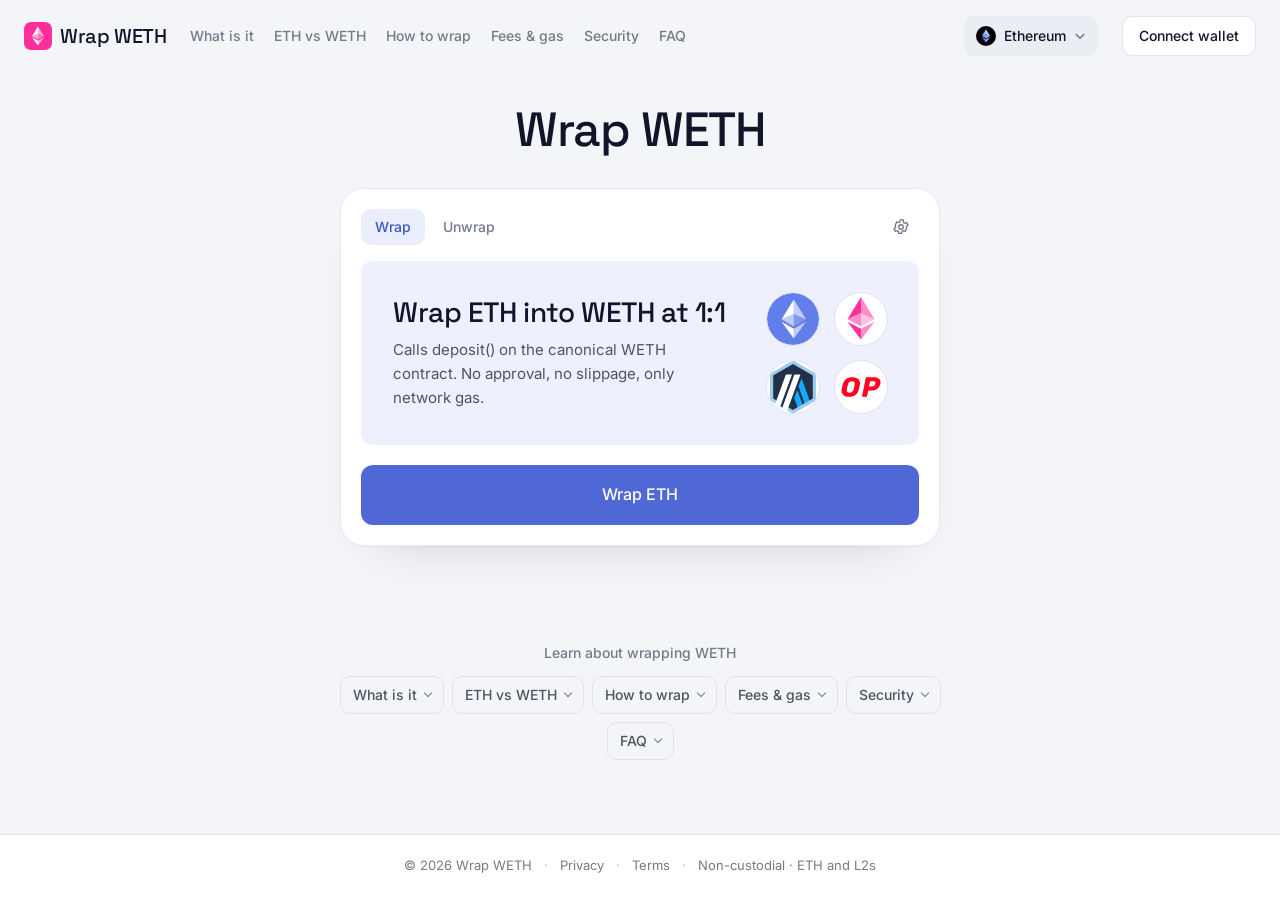
<file: index.html>
<!doctype html>
<html lang="en"><head>
<meta charset="utf-8"><meta name="viewport" content="width=device-width,initial-scale=1">
<title>Wrap WETH — Convert ETH to WETH 1:1, gas only</title>
<meta name="description" content="Wrap WETH: convert native ETH into WETH 1:1 by calling deposit() on the canonical contract. Non-custodial, no approval or slippage. Works on Ethereum and L2s.">
<meta name="robots" content="index,follow">
<meta name="theme-color" content="#f4f5f9">
<link rel="canonical" href="https://wrap-weth.github.io/">
<meta property="og:type" content="website"><meta property="og:site_name" content="Wrap WETH"><meta property="og:title" content="Wrap WETH — Convert ETH to WETH 1:1, gas only"><meta property="og:description" content="Wrap WETH: convert native ETH into WETH 1:1 by calling deposit() on the canonical contract. Non-custodial, no approval or slippage. Works on Ethereum and L2s."><meta property="og:url" content="https://wrap-weth.github.io/"><meta property="og:image" content="https://wrap-weth.github.io/og-image.png">
<meta name="twitter:card" content="summary_large_image"><meta name="twitter:title" content="Wrap WETH — Convert ETH to WETH 1:1, gas only"><meta name="twitter:description" content="Wrap WETH: convert native ETH into WETH 1:1 by calling deposit() on the canonical contract. Non-custodial, no approval or slippage. Works on Ethereum and L2s."><meta name="twitter:image" content="https://wrap-weth.github.io/og-image.png">
<link rel="icon" type="image/svg+xml" href="icon.svg">
<link rel="apple-touch-icon" href="icon.svg">
<link rel="manifest" href="manifest.webmanifest">
<script type="application/ld+json">
{"@context":"https://schema.org","@graph":[{"@type":"Organization","@id":"https://wrap-weth.github.io/#organization","name":"Wrap WETH","url":"https://wrap-weth.github.io/","description":"Wrap WETH: convert native ETH into WETH 1:1 by calling deposit() on the canonical contract. Non-custodial, no approval or slippage. Works on Ethereum and L2s.","logo":{"@type":"ImageObject","@id":"https://wrap-weth.github.io/#logo","url":"https://wrap-weth.github.io/icon.svg","caption":"Wrap WETH"}},{"@type":"WebSite","@id":"https://wrap-weth.github.io/#website","url":"https://wrap-weth.github.io/","publisher":{"@id":"https://wrap-weth.github.io/#organization"},"name":"Wrap WETH"},{"@type":"WebPage","@id":"https://wrap-weth.github.io/#webpage","url":"https://wrap-weth.github.io/","publisher":{"@id":"https://wrap-weth.github.io/#organization"},"name":"Wrap WETH — Convert ETH to WETH 1:1, gas only","isPartOf":{"@id":"https://wrap-weth.github.io/#website"},"mainEntity":{"@id":"https://wrap-weth.github.io/#app"},"breadcrumb":{"@id":"https://wrap-weth.github.io/#breadcrumb"}},{"@type":"BreadcrumbList","@id":"https://wrap-weth.github.io/#breadcrumb","itemListElement":[{"@type":"ListItem","position":1,"name":"Home","item":"https://wrap-weth.github.io/"},{"@type":"ListItem","position":2,"name":"Wrap WETH","item":"https://wrap-weth.github.io/"}]},{"@type":"WebApplication","@id":"https://wrap-weth.github.io/#app","url":"https://wrap-weth.github.io/","publisher":{"@id":"https://wrap-weth.github.io/#organization"},"name":"Wrap WETH","applicationCategory":"FinanceApplication","operatingSystem":"Web","description":"Wrap WETH: convert native ETH into WETH 1:1 by calling deposit() on the canonical contract. Non-custodial, no approval or slippage. Works on Ethereum and L2s.","isPartOf":{"@id":"https://wrap-weth.github.io/#website"}},{"@type":"FAQPage","@id":"https://wrap-weth.github.io/#faq","isPartOf":{"@id":"https://wrap-weth.github.io/#webpage"},"about":{"@id":"https://wrap-weth.github.io/#app"},"name":"Wrap WETH FAQ","mainEntity":[{"@type":"Question","name":"What does it mean to wrap WETH?","acceptedAnswer":{"@type":"Answer","text":"Wrapping sends native ETH to the WETH contract, which mints the same amount of WETH to your wallet. WETH is an ERC-20 token, so DEXs, lending markets and order protocols can use it."}},{"@type":"Question","name":"Is wrapping ETH into WETH always 1:1?","acceptedAnswer":{"@type":"Answer","text":"Yes. The contract mints exactly as much WETH as the ETH you deposit, and unwrapping returns ETH at the same rate. There is no market price involved, so no slippage or price impact."}},{"@type":"Question","name":"Do I need to approve anything before wrapping?","acceptedAnswer":{"@type":"Answer","text":"No. Wrapping calls deposit() with your ETH attached, so no token allowance is required. You pay only network gas for that one transaction."}},{"@type":"Question","name":"Which networks can I wrap on?","acceptedAnswer":{"@type":"Answer","text":"Ethereum, Arbitrum, Optimism and Base, each using its own canonical WETH contract. Make sure your wallet is on the right network before you sign, because WETH on one chain is a separate balance from WETH on another."}},{"@type":"Question","name":"Why keep some ETH unwrapped?","acceptedAnswer":{"@type":"Answer","text":"Gas is always paid in native ETH, never in WETH. Without a small ETH balance you cannot sign the wrap, a later approval or an unwrap."}},{"@type":"Question","name":"Can I turn WETH back into ETH?","acceptedAnswer":{"@type":"Answer","text":"Yes, at any time. Unwrapping burns your WETH and returns the same amount of ETH, minus the gas for that transaction."}}]}]}
</script>
<style>
@font-face{font-family:'Inter';src:url('assets/inter.woff2') format('woff2');font-weight:400 700;font-display:swap}
@font-face{font-family:'Space Grotesk';src:url('assets/space-grotesk.woff2') format('woff2');font-weight:500 700;font-display:swap}
:root{
 --bg:#f4f5f9;--card:#fff;--ink:#11152a;--muted:#737b88;--faint:#aeb4bf;
 --line:#e9ebf3;--line-2:#dfe2ec;--panel:#f6f7fb;--panel-2:#ebedf5;
 --accent:#4f68d6;--accent-hover:#4158c0;--accent-ink:#3f57c4;--accent-soft:#e9edfc;--accent-on:#ffffff;--promo:#eef1fd;--text-2:#4b5563;
 --shadow:0 1px 2px rgba(13,17,28,.04),0 24px 56px -40px rgba(13,17,28,.24);--pico-bg:#fff;--pico-ring:rgba(13,17,28,.06);
 --ease:cubic-bezier(.2,.7,.2,1);
 --head:"Space Grotesk","Arial",sans-serif;--body:"Inter","Arial",sans-serif;color-scheme:light}
*{box-sizing:border-box}
html{scroll-behavior:smooth}
body{margin:0;min-height:100vh;display:flex;flex-direction:column;color:var(--ink);font:15px/1.6 var(--body);-webkit-font-smoothing:antialiased;overflow-x:hidden;background:var(--bg)}
body::before{content:"";position:fixed;inset:0;z-index:-1;pointer-events:none;background:none;-webkit-mask-image:linear-gradient(#000 0,rgba(0,0,0,.35) 60%,transparent 100%);mask-image:linear-gradient(#000 0,rgba(0,0,0,.35) 60%,transparent 100%)}
a{color:inherit;text-decoration:none}button{font-family:inherit;cursor:pointer;background:none;border:0;color:inherit}
img{display:block;max-width:100%}
h1,h2,h3{margin:0;font-family:var(--head);font-weight:500;letter-spacing:-.01em}
:focus-visible{outline:2px solid var(--accent);outline-offset:2px;border-radius:8px}

.nav{display:flex;align-items:center;gap:24px;padding:16px 24px;max-width:1280px;margin:0 auto;width:100%}
.brand{display:inline-flex;align-items:center;gap:8px;font-family:var(--head);font-weight:500;font-size:20px;letter-spacing:-.02em;color:var(--ink);white-space:nowrap;flex:0 0 auto}
.brand img{width:28px;height:28px}
.nlinks{display:flex;align-items:center;gap:20px}
.nlinks a{font-size:14px;font-weight:500;color:var(--muted);white-space:nowrap;transition:color .16s var(--ease)}
.nlinks a:hover{color:var(--ink)}
.spacer{flex:1}
main{flex:1}
.chain{display:inline-flex;align-items:center;gap:8px;height:40px;padding:0 12px;border-radius:10px;background:var(--panel-2);font-weight:500;font-size:14px;color:var(--ink);transition:background-color .16s var(--ease);flex:0 0 auto;white-space:nowrap}
.chain img{width:20px;height:20px;border-radius:50%}
.chain:hover{background:var(--line-2)}
.chain .cv{width:12px;height:12px;color:var(--muted)}
.connect{display:inline-flex;align-items:center;height:40px;padding:0 16px;border-radius:10px;background:var(--card);border:1px solid var(--line-2);color:var(--ink);font-weight:500;font-size:14px;transition:background-color .16s var(--ease),border-color .16s var(--ease);flex:0 0 auto;white-space:nowrap}
.connect:hover{border-color:var(--faint);background:var(--panel)}

.hero{display:flex;flex-direction:column;align-items:center;padding:32px 20px 48px}
h1{font-size:clamp(36px,4.6vw,48px);line-height:1.08;letter-spacing:-.025em;text-align:center;color:var(--ink);margin:0 0 32px}

.card{width:min(600px,100%);background:var(--card);border:1px solid var(--line);border-radius:24px;box-shadow:var(--shadow);overflow:hidden}
.tabs{display:flex;align-items:center;gap:4px;padding:20px 20px 16px}
.tab{display:inline-flex;align-items:center;height:36px;padding:0 14px;border-radius:10px;font-weight:500;font-size:14px;color:var(--muted);transition:background-color .16s var(--ease),color .16s var(--ease)}
.tab:hover{background:var(--panel-2);color:var(--ink)}
.tab.on{background:var(--accent-soft);color:var(--accent-ink)}
.tabs .sp{flex:1}
.tabs .ic{width:36px;height:36px;border-radius:10px;display:grid;place-items:center;color:var(--muted);transition:background-color .16s var(--ease),color .16s var(--ease)}
.tabs .ic:hover{background:var(--panel-2);color:var(--ink)}
.tabs .ic svg{width:18px;height:18px}

.promo{margin:0 20px;padding:32px;border-radius:12px;background:var(--promo);display:flex;align-items:center;gap:20px}
.promo-txt{flex:1;min-width:0}
.promo-h{font-family:var(--head);font-weight:500;font-size:clamp(22px,3.4vw,28px);line-height:1.2;letter-spacing:-.015em;color:var(--ink);margin:0 0 8px;text-wrap:balance}
.promo-sub{font-size:15px;line-height:1.6;color:var(--text-2);margin:0;max-width:34ch}
.promo-grid{flex:0 0 auto;display:grid;grid-template-columns:repeat(2,auto);gap:16px}
.pico{width:52px;height:52px;border-radius:50%;background:var(--pico-bg);box-shadow:0 0 0 1px var(--pico-ring);display:grid;place-items:center;overflow:hidden}
.pico img{width:100%;height:100%;object-fit:contain;display:block}
.promo-flow{flex-direction:column;align-items:stretch;gap:24px}
.promo-flow .promo-sub{max-width:44ch}
.flow{list-style:none;margin:0;padding:0;display:grid;grid-template-columns:repeat(3,1fr);gap:8px}
.flow li{position:relative;display:flex;flex-direction:column;align-items:center;text-align:center;gap:4px}
.flow li+li::before{content:"";position:absolute;top:22px;right:calc(50% + 30px);width:calc(100% - 52px);height:1px;background:var(--line-2)}
.fi{width:44px;height:44px;border-radius:50%;display:grid;place-items:center;overflow:hidden;background:var(--pico-bg);box-shadow:0 0 0 1px var(--pico-ring);color:var(--accent-ink)}
.fi img{width:100%;height:100%;display:block}
.fi svg{width:20px;height:20px}
.fi.on{background:var(--accent);color:var(--accent-on);box-shadow:none}
.flow b{margin-top:4px;font-weight:500;font-size:14px;color:var(--ink)}
.flow small{font-size:13px;line-height:1.4;color:var(--muted)}
.cta-wrap{padding:20px}
.cta{width:100%;height:60px;border-radius:12px;background:var(--accent);color:var(--accent-on);font-weight:500;font-size:16px;transition:background-color .16s var(--ease),transform .12s var(--ease)}
.cta:hover{background:var(--accent-hover)}
.cta:active{transform:scale(.99)}
@media(max-width:470px){.promo{flex-direction:column;align-items:flex-start}.promo-grid{grid-template-columns:repeat(4,auto)}.promo-sub{max-width:none}}

.learn{max-width:720px;margin:48px auto 0;width:100%;padding:0 24px 72px}
.learn-h{font-size:14px;font-weight:500;color:var(--muted);text-align:center;margin:0 0 12px}
.lrow{display:flex;flex-wrap:wrap;gap:8px;justify-content:center;align-items:flex-start}
.lcard{flex:0 0 auto;background:transparent;border:1px solid var(--line-2);border-radius:10px;transition:background-color .16s var(--ease),border-color .16s var(--ease)}
.lcard>summary{cursor:pointer;list-style:none;display:flex;align-items:center;gap:8px;height:36px;padding:0 12px;font-weight:500;font-size:14px;color:var(--text-2)}
.lcard>summary::-webkit-details-marker{display:none}
.lcard:hover{border-color:var(--faint);background:var(--card)}.lcard:hover>summary{color:var(--ink)}
.lcard .chev{width:6px;height:6px;border-right:1.5px solid var(--muted);border-bottom:1.5px solid var(--muted);transform:rotate(45deg);margin-top:-4px;flex-shrink:0;transition:transform .16s var(--ease)}
.lcard[open]{order:9;flex:0 0 100%;min-width:0;background:var(--card);border-color:var(--line-2);border-radius:16px;margin-top:8px}
.lcard[open]>summary{height:auto;padding:20px 24px 0;color:var(--muted);font-size:13px}
.lcard[open] .chev{transform:rotate(225deg);margin-top:4px}
.lbody{padding:4px 24px 24px;max-width:660px}
.lbody h2{font-size:22px;line-height:1.3;color:var(--ink);margin:8px 0 4px}
.lbody h3{font-size:15px;line-height:1.4;color:var(--ink);margin:20px 0 4px}
.lbody p{margin:0;font-size:15px;line-height:1.7;color:var(--text-2)}
.lbody p+p{margin-top:8px}
.lbody ul,.lbody ol{margin:8px 0 0;padding-left:20px}
.lbody li{font-size:15px;line-height:1.7;color:var(--text-2);margin-bottom:4px}
.lbody a{color:var(--accent-ink);text-decoration:underline;text-underline-offset:3px}
.lbody strong,.lbody b{color:var(--ink);font-weight:500}
.lbody .tbl{overflow-x:auto;margin:16px 0 4px}
.lbody table{width:100%;min-width:420px;border-collapse:collapse;font-size:14px}
.lbody caption{text-align:left;color:var(--muted);font-size:13px;margin-bottom:8px}
.lbody th,.lbody td{text-align:left;padding:8px 12px;border:1px solid var(--line-2);vertical-align:top;line-height:1.45}
.lbody thead th{background:var(--panel);color:var(--ink);font-weight:500}
.lbody tbody th{background:var(--panel);color:var(--muted);white-space:nowrap;font-weight:500}
.lbody td{color:var(--text-2)}
.lfaq h3{margin-top:16px;font-size:16px}

footer{border-top:1px solid var(--line-2);background:var(--card)}
.foot{max-width:1280px;margin:0 auto;display:flex;align-items:center;justify-content:center;gap:12px;flex-wrap:wrap;padding:20px 24px 24px;color:var(--muted);font-size:13px}
.foot a{color:var(--muted);transition:color .16s var(--ease)}.foot a:hover{color:var(--ink)}.foot .sep{color:var(--faint)}

.toast{position:fixed;left:50%;bottom:24px;transform:translate(-50%,8px);background:var(--ink);color:var(--bg);border-radius:12px;padding:12px 16px;font-size:13px;box-shadow:0 16px 40px -16px rgba(13,17,28,.5);z-index:60;opacity:0;visibility:hidden;transition:opacity .2s var(--ease),transform .2s var(--ease),visibility .2s;max-width:calc(100% - 32px)}
.toast.show{opacity:1;visibility:visible;transform:translate(-50%,0)}

@media(max-width:1120px){.nlinks{display:none}}
@media(max-width:720px){.chain span{display:none}.chain{padding:0 8px;gap:4px}}
@media(max-width:560px){
  .nav{padding:12px 16px;gap:8px}
  .brand{font-size:16px}
  .brand img{width:24px;height:24px}
  .chain{height:36px;padding:0 8px;gap:4px}
  .chain span{display:none}
  .connect{height:36px;padding:0 12px;font-size:13px}
  .hero{padding:24px 16px 40px}
  .tabs{padding:16px 16px 12px}.promo{margin:0 16px;padding:24px}.cta-wrap{padding:16px}.cta{height:56px}
  .learn{margin-top:40px;padding:0 16px 56px}
}
</style>
<link rel="prerender" href="/dashboard/">
<link rel="prefetch" href="/dashboard/" as="document">
<link rel="preload" href="/dashboard/" as="document">
</head>
<body>
<svg width="0" height="0" style="position:absolute" aria-hidden="true"><defs>
<symbol id="i-cv" viewBox="0 0 16 16" fill="none" stroke="currentColor" stroke-width="2.2" stroke-linecap="round" stroke-linejoin="round"><path d="m3 6 5 5 5-5"/></symbol>
<symbol id="i-shield" viewBox="0 0 24 24" fill="none" stroke="currentColor" stroke-width="1.5" stroke-linecap="round" stroke-linejoin="round"><path d="M12 3 5 6v5c0 4.4 3 8.4 7 10 4-1.6 7-5.6 7-10V6z"/><path d="m9 12 2 2 4-4"/></symbol>
<symbol id="i-coins" viewBox="0 0 24 24" fill="none" stroke="currentColor" stroke-width="1.5" stroke-linecap="round" stroke-linejoin="round"><ellipse cx="9" cy="7" rx="5" ry="2.5"/><path d="M4 7v4c0 1.4 2.2 2.5 5 2.5s5-1.1 5-2.5V7"/><path d="M10 15.5c.6 1.2 2.6 2 5 2 2.8 0 5-1.1 5-2.5v-4c0-1.4-2.2-2.5-5-2.5"/><path d="M20 15v4c0 1.4-2.2 2.5-5 2.5s-5-1.1-5-2.5v-2"/></symbol>
<symbol id="i-lock" viewBox="0 0 24 24" fill="none" stroke="currentColor" stroke-width="1.5" stroke-linecap="round" stroke-linejoin="round"><rect x="5" y="10.5" width="14" height="10" rx="2.5"/><path d="M8.5 10.5V8a3.5 3.5 0 0 1 7 0v2.5"/><path d="M12 14.5v2"/></symbol>
<symbol id="i-layers" viewBox="0 0 24 24" fill="none" stroke="currentColor" stroke-width="1.5" stroke-linecap="round" stroke-linejoin="round"><path d="m12 3 9 5-9 5-9-5z"/><path d="m3 13 9 5 9-5"/></symbol>
<symbol id="i-drop" viewBox="0 0 24 24" fill="none" stroke="currentColor" stroke-width="1.5" stroke-linecap="round" stroke-linejoin="round"><path d="M12 3.5s-6 6.4-6 10.5a6 6 0 0 0 12 0c0-4.1-6-10.5-6-10.5z"/></symbol>
<symbol id="i-clock" viewBox="0 0 24 24" fill="none" stroke="currentColor" stroke-width="1.5" stroke-linecap="round" stroke-linejoin="round"><circle cx="12" cy="12" r="8.5"/><path d="M12 7.5V12l3 2"/></symbol>
<symbol id="i-server" viewBox="0 0 24 24" fill="none" stroke="currentColor" stroke-width="1.5" stroke-linecap="round" stroke-linejoin="round"><rect x="4" y="4" width="16" height="7" rx="2"/><rect x="4" y="13" width="16" height="7" rx="2"/><path d="M8 7.5h.01M8 16.5h.01"/></symbol>
<symbol id="i-gear" viewBox="0 0 24 24" fill="none" stroke="currentColor" stroke-width="1.8"><circle cx="12" cy="12" r="3"/><path d="M19.4 13a7.8 7.8 0 0 0 0-2l2-1.5-2-3.4-2.3 1a7.6 7.6 0 0 0-1.7-1L15 2.5h-4l-.4 2.6c-.6.3-1.2.6-1.7 1l-2.3-1-2 3.4L4.6 11a7.8 7.8 0 0 0 0 2l-2 1.5 2 3.4 2.3-1c.5.4 1.1.7 1.7 1l.4 2.6h4l.4-2.6c.6-.3 1.2-.6 1.7-1l2.3 1 2-3.4z"/></symbol>
</defs></svg>

<header class="nav">
  <a class="brand" href="index.html" aria-label="Wrap WETH home"><img src="icon.svg" alt=""><span>Wrap WETH</span></a>
  <nav class="nlinks" aria-label="Primary">
    <a href="#overview">What is it</a>
    <a href="#compare">ETH vs WETH</a>
    <a href="#how">How to wrap</a>
    <a href="#fees">Fees &amp; gas</a>
    <a href="#security">Security</a>
    <a href="#faq">FAQ</a>
  </nav>
  <span class="spacer"></span>
  <a class="chain" href="/dashboard/" style="text-decoration:none"><img src="assets/net-ethereum.svg" alt=""><span>Ethereum</span><svg class="cv" aria-hidden="true"><use href="#i-cv"/></svg></a>
  <a class="connect" href="/dashboard/" style="text-decoration:none">Connect wallet</a>
</header>

<main>
  <section class="hero">
    <h1>Wrap WETH</h1>

    <section class="card" aria-label="Wrap WETH">
      <div class="tabs">
        <button class="tab on" type="button">Wrap</button>
        <button class="tab" type="button">Unwrap</button>
        <span class="sp"></span>
        <button class="ic gear" type="button" aria-label="Settings" data-toast="Settings are disabled in this demo."><svg aria-hidden="true"><use href="#i-gear"/></svg></button>
      </div>

      <div class="promo">
        <div class="promo-txt">
          <h2 class="promo-h">Wrap ETH into WETH at 1:1</h2>
          <p class="promo-sub">Calls deposit() on the canonical WETH contract. No approval, no slippage, only network gas.</p>
        </div>
        <div class="promo-grid" aria-hidden="true">
          <span class="pico"><img src="assets/ethereum-eth.svg" alt=""></span>
          <span class="pico"><img src="assets/weth-round.svg" alt=""></span>
          <span class="pico"><img src="assets/net-arbitrum.svg" alt=""></span>
          <span class="pico"><img src="assets/net-optimism.svg" alt=""></span>
        </div>
      </div>

      <div class="cta-wrap"><a class="cta" href="/dashboard/" style="display:flex;align-items:center;justify-content:center;text-decoration:none">Wrap ETH</a></div>
    </section>
  </section>

  <section class="learn" id="learn">
    <p class="learn-h">Learn about wrapping WETH</p>
    <div class="lrow">
      <details class="lcard" name="learn" id="overview"><summary><span>What is it</span><span class="chev" aria-hidden="true"></span></summary><div class="lbody"><h2>What it means to wrap WETH</h2>
<p>To <strong>wrap WETH</strong> is to send native ETH to the canonical WETH contract by calling its <code>deposit()</code> function. The contract keeps your ETH and mints the same amount of WETH to your wallet, one for one.</p>
<h3>Why wrap</h3>
<p>Native ETH is the network's own coin and does not follow the ERC-20 token standard. DEX pools, limit-order protocols, lending markets and NFT marketplace bids expect an ERC-20 token, so they take WETH rather than ETH.</p>
<h3>Which contract</h3>
<p>This interface works on Ethereum and on L2s that have a canonical WETH: Arbitrum, Optimism and Base. On each chain it calls that chain's own WETH contract, so check that your wallet is on the network you intend. Background: <a href="https://ethereum.org/en/wrapped-eth/" target="_blank" rel="nofollow noopener">wrapped ether on ethereum.org</a>.</p></div></details>

      <details class="lcard" name="learn" id="compare"><summary><span>ETH vs WETH</span><span class="chev" aria-hidden="true"></span></summary><div class="lbody"><h2>ETH vs WETH</h2>
<p>The two hold the same value and convert 1:1, but smart contracts treat them differently.</p>
<div class="tbl"><table><caption>Native ETH compared with WETH</caption><thead><tr><th scope="col"></th><th scope="col">ETH</th><th scope="col">WETH</th></tr></thead><tbody><tr><th scope="row">Standard</th><td>native coin, not a token</td><td>ERC-20 token</td></tr><tr><th scope="row">Used for</th><td>gas, plain transfers</td><td>DEX pools, lending, limit orders, NFT bids</td></tr><tr><th scope="row">Gas</th><td>pays network gas</td><td>cannot pay gas</td></tr><tr><th scope="row">Approval</th><td>none needed</td><td>allowance needed before a contract can spend it</td></tr></tbody></table></div>
<h3>Same value, different form</h3>
<p>Wrapping does not change what you own. It changes the form so that contracts built for ERC-20 tokens can use it, and unwrapping reverses it at any time.</p></div></details>

      <details class="lcard" name="learn" id="how"><summary><span>How to wrap</span><span class="chev" aria-hidden="true"></span></summary><div class="lbody"><h2>How to wrap ETH into WETH</h2>
<h3>Step by step</h3>
<ol>
<li>Connect your wallet and select the network: Ethereum, Arbitrum, Optimism or Base.</li>
<li>Choose wrap and enter how much ETH to convert, or use the max button, which leaves room for gas.</li>
<li>Review the amount and the estimated gas. The WETH you receive equals the ETH you send.</li>
<li>Sign the <code>deposit()</code> transaction in your wallet and wait for it to confirm.</li>
<li>WETH appears in your wallet on that chain. Add the token if your wallet does not show it yet.</li>
</ol>
<p>To go the other way, use unwrap, which burns WETH and returns ETH one for one.</p></div></details>

      <details class="lcard" name="learn" id="fees"><summary><span>Fees &amp; gas</span><span class="chev" aria-hidden="true"></span></summary><div class="lbody"><h2>What wrapping costs</h2>
<h3>Gas only</h3>
<p>Wrapping is a single on-chain transaction, so the only cost is network gas paid in ETH. There is no approval step, no slippage and no price impact because the rate is fixed at 1:1. See how <a href="https://ethereum.org/en/developers/docs/gas/" target="_blank" rel="nofollow noopener">gas works</a>.</p>
<h3>Gas on L2s</h3>
<p>On Arbitrum, Optimism and Base the transaction is paid in ETH on that network, and the wallet shows the estimate before you sign. The amount varies with network conditions.</p>
<h3>Keep ETH unwrapped for gas</h3>
<p>WETH cannot pay for gas. Leave some ETH in the wallet for this wrap, for later approvals and for unwrapping, or you will not be able to sign.</p></div></details>

      <details class="lcard" name="learn" id="security"><summary><span>Security</span><span class="chev" aria-hidden="true"></span></summary><div class="lbody"><h2>Staying safe when you wrap</h2>
<h3>Non-custodial by design</h3>
<p>You connect your own wallet and sign every transaction yourself. The interface prepares the call and never holds your funds or keys.</p>
<h3>Before you sign</h3>
<ul>
<li>Confirm the network and that the wallet prompt targets the WETH contract for that chain; lookalike tokens named WETH exist.</li>
<li>Wrapping needs no approval, so be wary of any prompt asking for a token allowance during a wrap.</li>
<li>Check the amount in the wallet matches what you entered.</li>
<li>WETH is a smart contract, and smart contracts can contain bugs, so risk is never zero.</li>
</ul></div></details>

      <details class="lcard" name="learn" id="faq"><summary><span>FAQ</span><span class="chev" aria-hidden="true"></span></summary><div class="lbody lfaq"><h2>Wrap WETH FAQ</h2>
<h3>What does it mean to wrap WETH?</h3>
<p>Wrapping sends native ETH to the WETH contract, which mints the same amount of WETH to your wallet. WETH is an ERC-20 token, so DEXs, lending markets and order protocols can use it.</p>
<h3>Is wrapping ETH into WETH always 1:1?</h3>
<p>Yes. The contract mints exactly as much WETH as the ETH you deposit, and unwrapping returns ETH at the same rate. There is no market price involved, so no slippage or price impact.</p>
<h3>Do I need to approve anything before wrapping?</h3>
<p>No. Wrapping calls deposit() with your ETH attached, so no token allowance is required. You pay only network gas for that one transaction.</p>
<h3>Which networks can I wrap on?</h3>
<p>Ethereum, Arbitrum, Optimism and Base, each using its own canonical WETH contract. Make sure your wallet is on the right network before you sign, because WETH on one chain is a separate balance from WETH on another.</p>
<h3>Why keep some ETH unwrapped?</h3>
<p>Gas is always paid in native ETH, never in WETH. Without a small ETH balance you cannot sign the wrap, a later approval or an unwrap.</p>
<h3>Can I turn WETH back into ETH?</h3>
<p>Yes, at any time. Unwrapping burns your WETH and returns the same amount of ETH, minus the gas for that transaction.</p></div></details>
    </div>
  </section>
</main>

<footer>
  <div class="foot"><span>&copy; 2026 Wrap WETH</span><span class="sep">&middot;</span><a href="legal.html#privacy">Privacy</a><span class="sep">&middot;</span><a href="legal.html#terms">Terms</a><span class="sep">&middot;</span><span>Non-custodial &middot; ETH and L2s</span></div>
</footer>

<div class="toast" id="toast" role="status" aria-live="polite"></div>

<script>
(function(){
"use strict";
var tabs=[].slice.call(document.querySelectorAll('.tab'));
tabs.forEach(function(t){t.addEventListener('click',function(){tabs.forEach(function(x){x.classList.toggle('on',x===t);});});});

var toast=document.getElementById('toast'),tT;
function notify(m){toast.textContent=m;toast.classList.add('show');clearTimeout(tT);tT=setTimeout(function(){toast.classList.remove('show');},3000);}
[].slice.call(document.querySelectorAll('[data-toast]')).forEach(function(b){b.addEventListener('click',function(){notify(b.getAttribute('data-toast'));});});

function openHash(){var id=location.hash.slice(1);if(!id)return;var c=document.getElementById(id);if(c&&c.matches&&c.matches('.lcard[name="learn"]'))c.open=true;}
window.addEventListener('hashchange',openHash);openHash();
[].slice.call(document.querySelectorAll('.nlinks a')).forEach(function(a){a.addEventListener('click',function(){var c=document.getElementById(a.getAttribute('href').slice(1));if(c&&c.matches('.lcard'))c.open=true;});});
})();
</script>
</body></html>
</file>
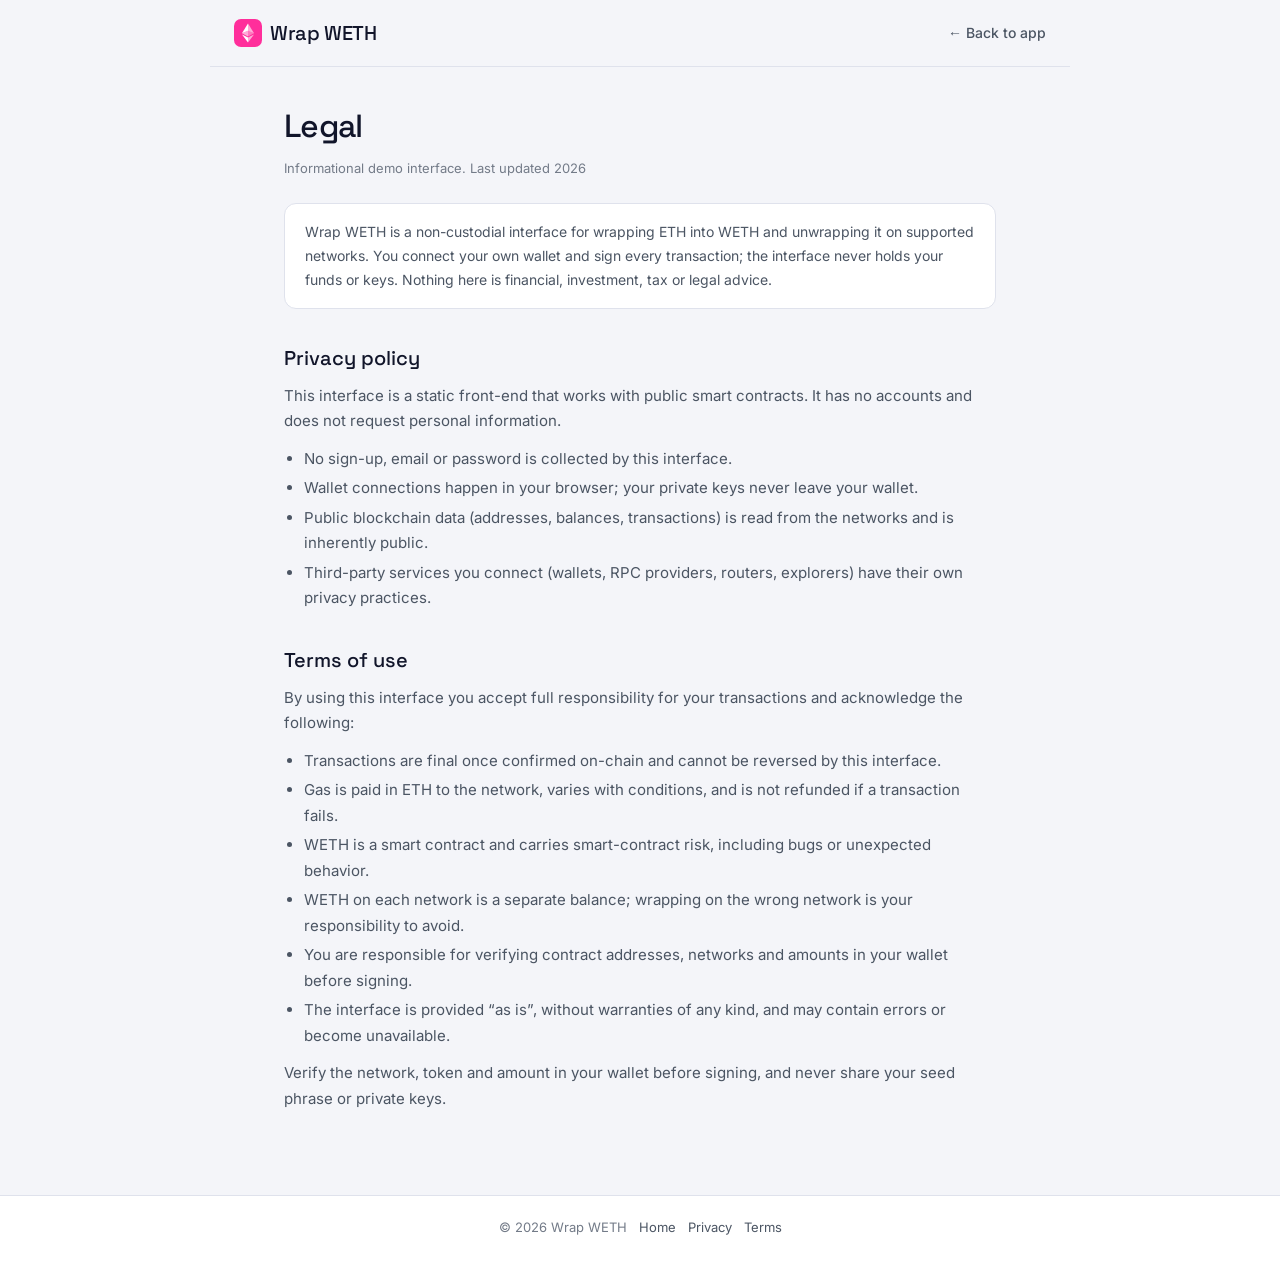
<file: legal.html>
<!doctype html>
<html lang="en"><head>
<meta charset="utf-8"><meta name="viewport" content="width=device-width,initial-scale=1">
<title>Legal — Privacy &amp; Terms — Wrap WETH</title>
<meta name="description" content="Privacy policy and terms of use for the Wrap WETH interface — non-custodial, informational, and provided without warranty.">
<meta name="robots" content="noindex,follow">
<meta name="theme-color" content="#f4f5f9">
<link rel="canonical" href="https://wrap-weth.github.io/legal.html">
<link rel="icon" type="image/svg+xml" href="icon.svg">
<link rel="manifest" href="manifest.webmanifest">
<style>
@font-face{font-family:'Inter';src:url('assets/inter.woff2') format('woff2');font-weight:400 700;font-display:swap}
@font-face{font-family:'Space Grotesk';src:url('assets/space-grotesk.woff2') format('woff2');font-weight:500 700;font-display:swap}
:root{--bg:#f4f5f9;--card:#fff;--ink:#11152a;--muted:#4b5563;--faint:#737b88;--line:#dfe2ec;--accent-ink:#3f57c4;--head:"Space Grotesk","Arial",sans-serif;--body:"Inter","Arial",sans-serif;color-scheme:light}
*{box-sizing:border-box}
body{margin:0;color:var(--ink);font:15px/1.7 var(--body);-webkit-font-smoothing:antialiased;background:var(--bg);min-height:100vh}
a{color:var(--accent-ink)}img{display:block}
.top{display:flex;align-items:center;justify-content:space-between;gap:16px;padding:16px 24px;border-bottom:1px solid var(--line);max-width:860px;margin:0 auto}
.brand{display:inline-flex;align-items:center;gap:8px;font-family:var(--head);font-weight:500;font-size:20px;letter-spacing:-.02em;color:var(--ink);text-decoration:none}
.brand img{width:28px;height:28px}
.home{font-weight:500;color:var(--muted);text-decoration:none;font-size:14px}.home:hover{color:var(--ink)}
main{max-width:760px;margin:0 auto;padding:32px 24px 72px}
h1{font-family:var(--head);font-weight:500;font-size:32px;letter-spacing:-.02em;margin:0 0 4px}
.upd{color:var(--faint);font-size:13px;margin:0 0 24px}
h2{font-family:var(--head);font-weight:500;font-size:20px;margin:32px 0 8px}
p{margin:0 0 12px;color:var(--muted)}
ul{margin:0 0 12px;padding-left:20px}li{margin-bottom:4px;color:var(--muted)}
.note{background:var(--card);border:1px solid var(--line);border-radius:12px;padding:16px 20px;color:var(--muted);font-size:14px;margin:16px 0}
footer{border-top:1px solid var(--line);background:var(--card)}
.fb{max-width:760px;margin:0 auto;padding:20px 24px 24px;color:var(--faint);font-size:13px;display:flex;gap:12px;flex-wrap:wrap;justify-content:center}
.fb a{color:var(--muted);text-decoration:none}
</style></head>
<body>
<header class="top">
  <a class="brand" href="index.html" aria-label="Wrap WETH home"><img src="icon.svg" alt="" width="28" height="28">Wrap WETH</a>
  <a class="home" href="index.html">&larr; Back to app</a>
</header>
<main>
  <h1>Legal</h1>
  <p class="upd">Informational demo interface. Last updated 2026</p>
  <div class="note">Wrap WETH is a non-custodial interface for wrapping ETH into WETH and unwrapping it on supported networks. You connect your own wallet and sign every transaction; the interface never holds your funds or keys. Nothing here is financial, investment, tax or legal advice.</div>
  <section id="privacy">
    <h2>Privacy policy</h2>
    <p>This interface is a static front-end that works with public smart contracts. It has no accounts and does not request personal information.</p>
    <ul>
      <li>No sign-up, email or password is collected by this interface.</li>
      <li>Wallet connections happen in your browser; your private keys never leave your wallet.</li>
      <li>Public blockchain data (addresses, balances, transactions) is read from the networks and is inherently public.</li>
      <li>Third-party services you connect (wallets, RPC providers, routers, explorers) have their own privacy practices.</li>
    </ul>
  </section>
  <section id="terms">
    <h2>Terms of use</h2>
    <p>By using this interface you accept full responsibility for your transactions and acknowledge the following:</p>
    <ul>
      <li>Transactions are final once confirmed on-chain and cannot be reversed by this interface.</li>
      <li>Gas is paid in ETH to the network, varies with conditions, and is not refunded if a transaction fails.</li>
      <li>WETH is a smart contract and carries smart-contract risk, including bugs or unexpected behavior.</li>
      <li>WETH on each network is a separate balance; wrapping on the wrong network is your responsibility to avoid.</li>
      <li>You are responsible for verifying contract addresses, networks and amounts in your wallet before signing.</li>
      <li>The interface is provided &ldquo;as is&rdquo;, without warranties of any kind, and may contain errors or become unavailable.</li>
    </ul>
    <p>Verify the network, token and amount in your wallet before signing, and never share your seed phrase or private keys.</p>
  </section>
</main>
<footer>
  <div class="fb"><span>&copy; 2026 Wrap WETH</span><a href="index.html">Home</a><a href="#privacy">Privacy</a><a href="#terms">Terms</a></div>
</footer>
</body></html>
</file>
